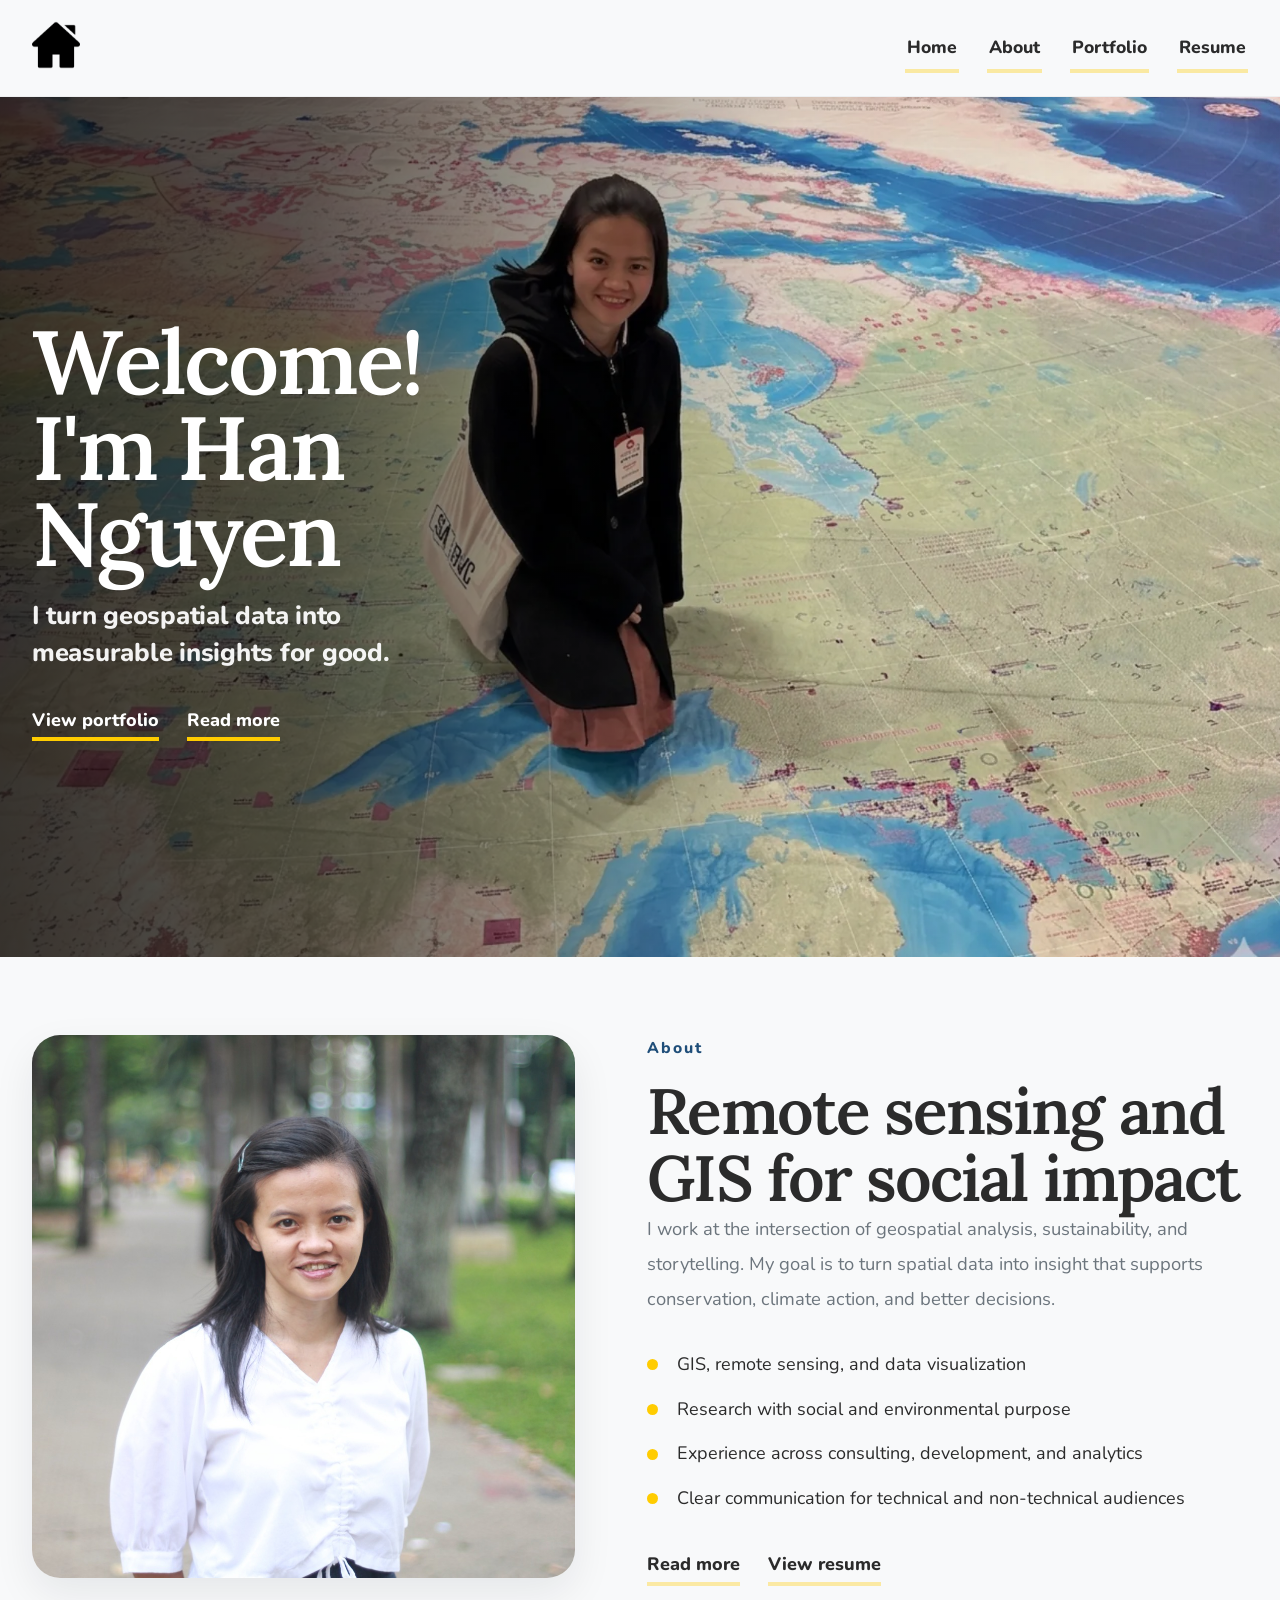
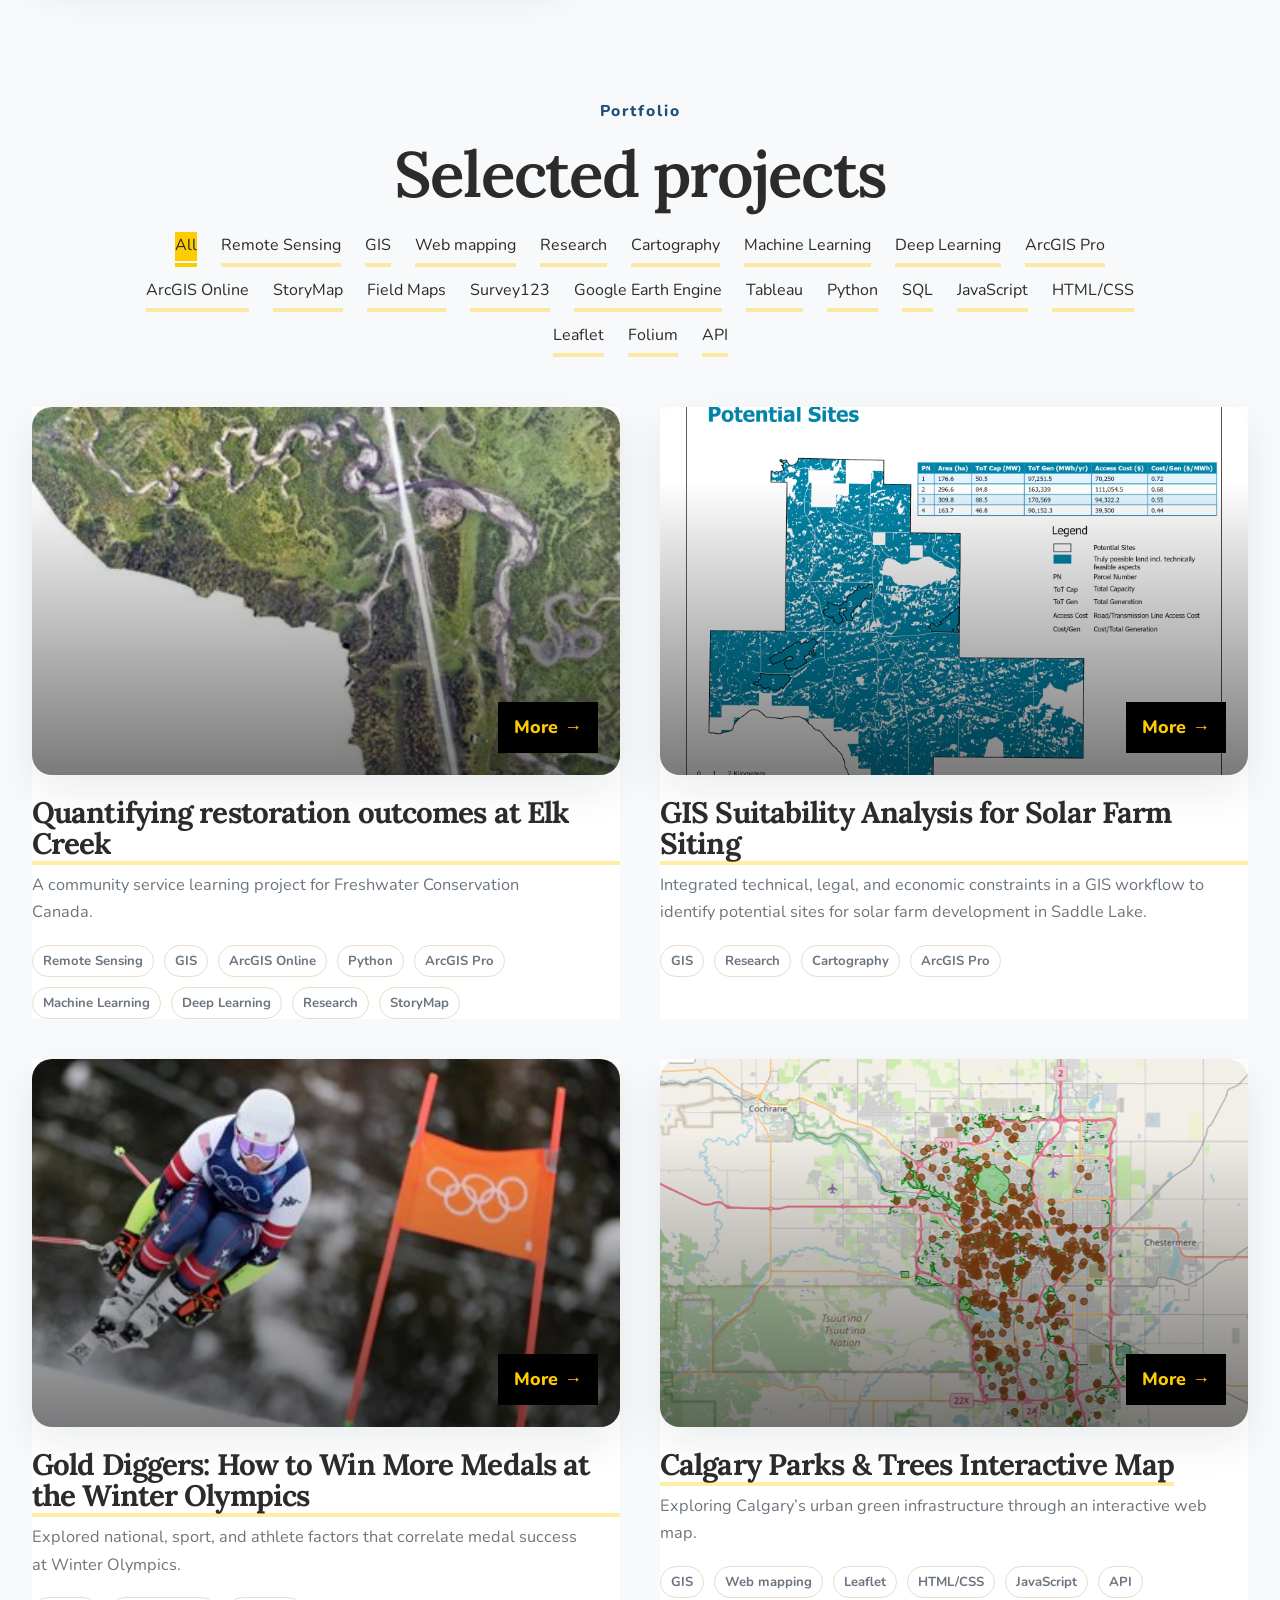
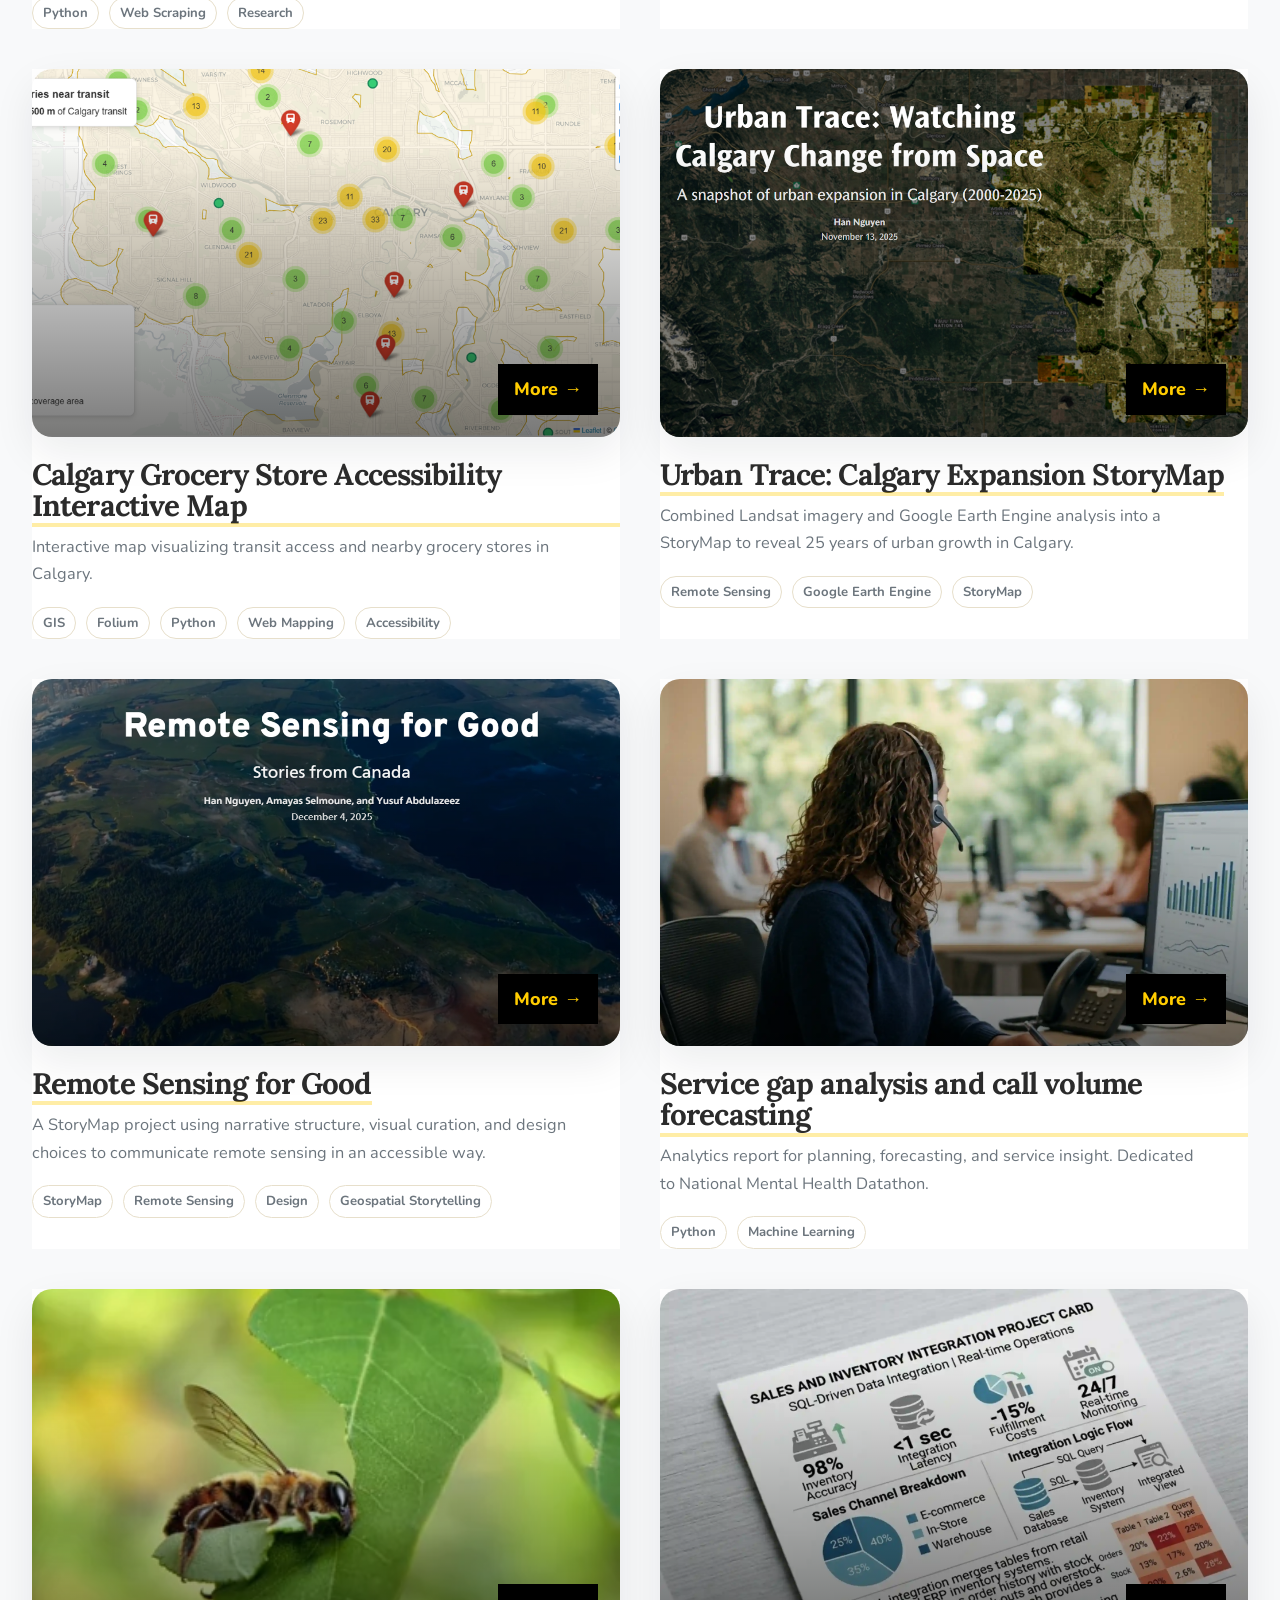
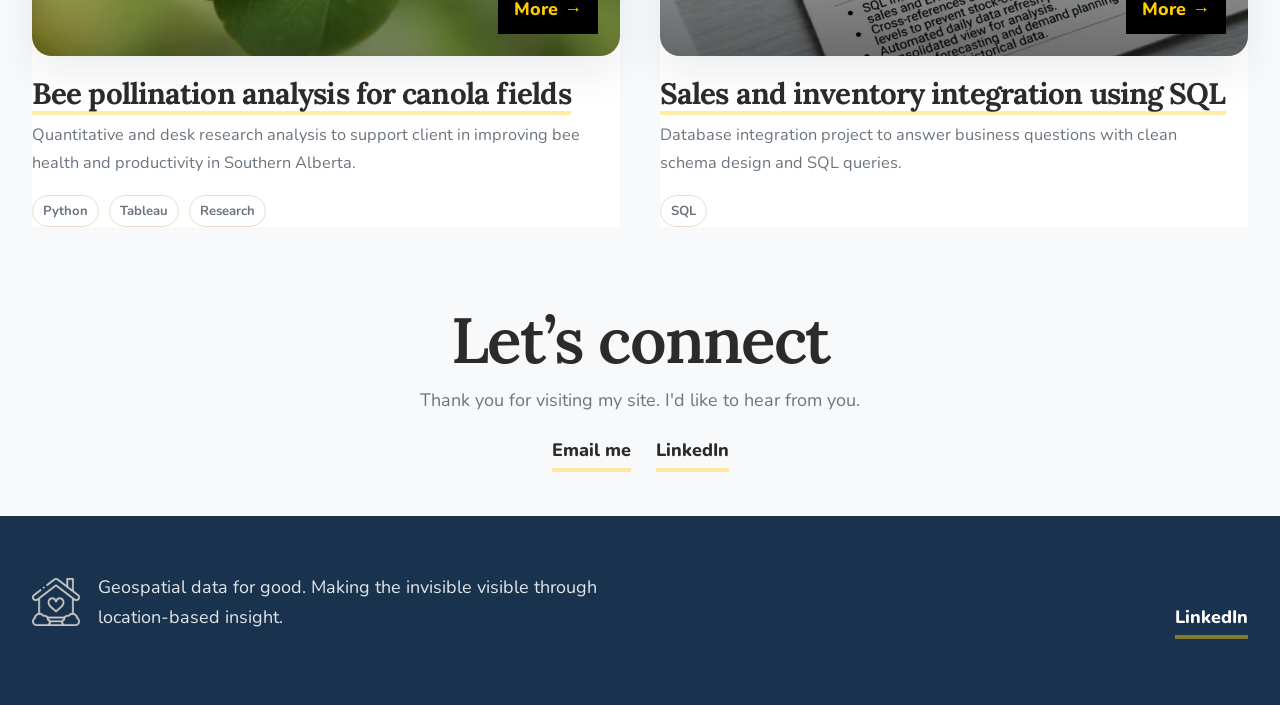
<file: index.html>
<!DOCTYPE html>
<html lang="en">
<head>
  <meta charset="UTF-8" />
  <meta name="viewport" content="width=device-width, initial-scale=1.0" />
  <title>Han Nguyen | Geospatial Data for Good</title>
  <meta name="description" content="Geospatial data portfolio of Han Nguyen" />
  <link rel="preconnect" href="https://fonts.googleapis.com">
  <link rel="preconnect" href="https://fonts.gstatic.com" crossorigin>
  <link href="https://fonts.googleapis.com/css2?family=Lora:wght@500;600;700&family=Nunito:wght@400;500;600;700;800&display=swap" rel="stylesheet">
  <link rel="stylesheet" href="css/normalize.css" />
  <link rel="stylesheet" href="css/style.css" />
</head>
<body>
  <!-- Shared sticky header -->
  <header id="top">
    <div class="wrapper header-inner">
      <h1 class="logo">
        <a href="#banner" aria-label="Go to home section">
          <img src="images/home_flaticon.png" alt="Home" class="home-icon" />
        </a>
      </h1>

      <nav aria-label="Primary navigation">
        <ul id="nav-list"></ul>
      </nav>
    </div>
  </header>

  <!-- Hero: text is injected from data.js -->
  <section id="banner">
    <div class="wrapper banner-content">
      <div class="hero-copy">
        <h2 id="hero-title"></h2>
        <p class="subtitle" id="hero-subtitle"></p>
        <div class="buttons" id="hero-buttons"></div>
      </div>
    </div>
  </section>

  <main>
    <!-- About section -->
    <section class="text-section" id="about">
      <div class="wrapper about-grid">
        <div class="image-panel">
          <img id="about-image" alt="About image" />
        </div>
        <div class="text-panel" id="about-content"></div>
      </div>
    </section>

    <!-- Portfolio section -->
    <section class="portfolio-section" id="portfolio">
      <div class="wrapper portfolio-shell">
        <p class="subtitle" id="portfolio-subtitle"></p>
        <h3 id="portfolio-title"></h3>
        <div class="filter-row" id="portfolio-filters"></div>
        <ul class="portfolio-list" id="portfolio-list"></ul>
      </div>
    </section>
  </main>
<!-- Call to action - Contact info -->
  <section class="cta-section">
  <div class="wrapper">
    <h3>Let’s connect</h3>
    <p>Thank you for visiting my site. I'd like to hear from you.</p>

    <div class="cta-buttons">
      <a href="mailto:maihan26@email.com" class="button-1">Email me</a>
      <a href="https://www.linkedin.com/in/maihannguyen/" target="_blank" class="button-2">LinkedIn</a>
    </div>
  </div>
</section>

  <!-- Shared footer -->
  <footer>
    <div class="wrapper footer-inner">
      <div class="footer-left">
        <a class="footer-home" href="#banner" aria-label="Back to top">
          <img src="images/home_lightgrey.png" alt="Home" class="home-icon footer-icon" />
        </a>
        <p class="footer-note" id="footer-tagline"></p>
      </div>
      <div class="footer-right" id="footer-links"></div>
    </div>
  </footer>

  <script src="js/data.js"></script>
  <script src="js/main.js"></script>
</body>
</html>
</file>
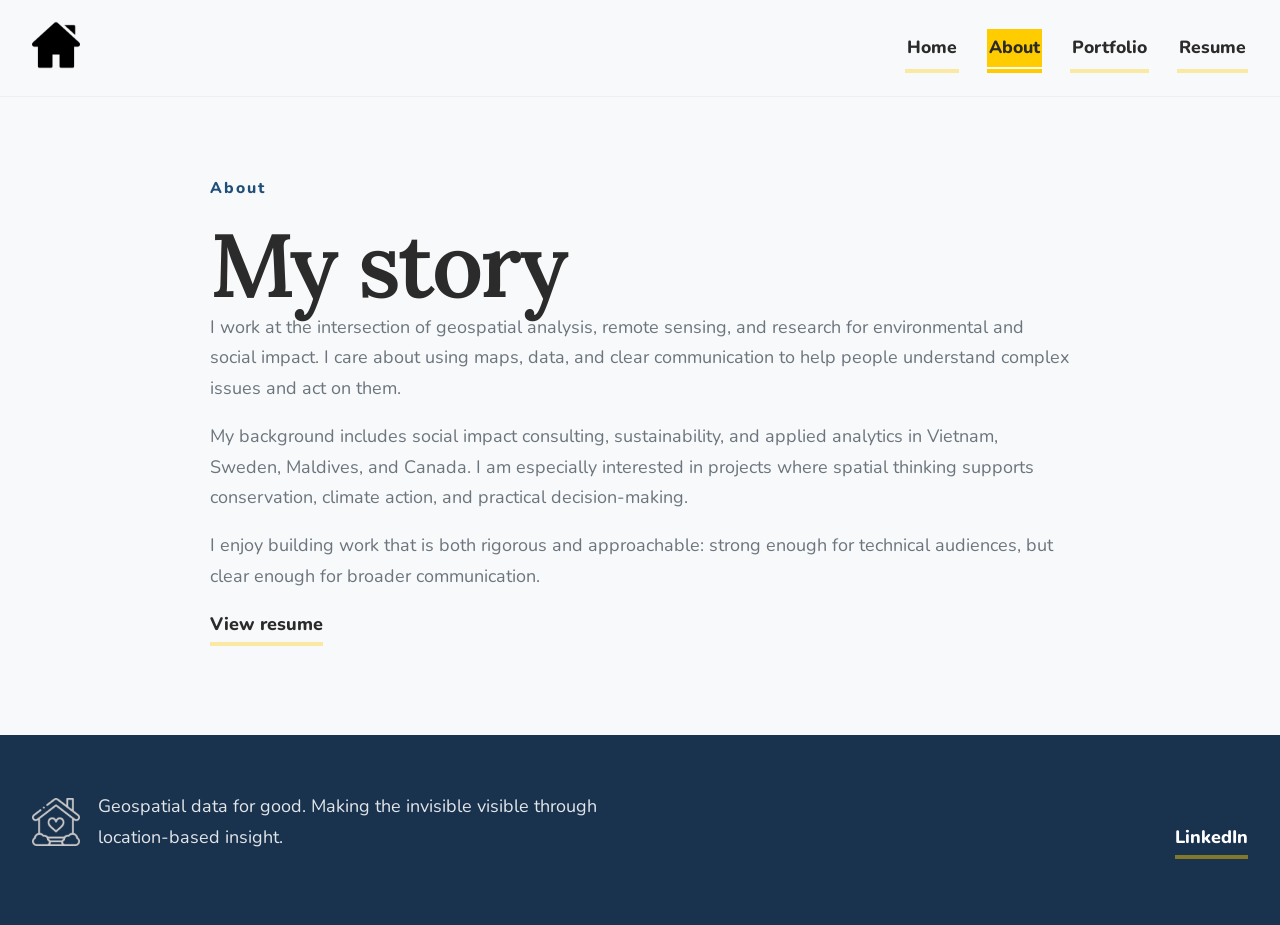
<file: about.html>
<!DOCTYPE html>
<html lang="en">
<head>
  <meta charset="UTF-8" />
  <meta name="viewport" content="width=device-width, initial-scale=1.0" />
  <title>About | Han Nguyen</title>
  <meta name="description" content="About Han Nguyen" />
  <link rel="preconnect" href="https://fonts.googleapis.com">
  <link rel="preconnect" href="https://fonts.gstatic.com" crossorigin>
  <link href="https://fonts.googleapis.com/css2?family=Lora:wght@500;600;700&family=Nunito:wght@400;500;600;700;800&display=swap" rel="stylesheet">
  <link rel="stylesheet" href="css/normalize.css" />
  <link rel="stylesheet" href="css/style.css" />
</head>
<body>
  <header id="top">
    <div class="wrapper header-inner">
      <h1 class="logo">
        <a href="index.html#banner" aria-label="Go to homepage">
          <img src="images/home_flaticon.png" alt="Home" class="home-icon" />
        </a>
      </h1>
      <nav aria-label="Primary navigation">
        <ul>
          <li><a href="index.html#banner">Home</a></li>
          <li><a href="about.html" class="is-active">About</a></li>
          <li><a href="index.html#portfolio">Portfolio</a></li>
          <li><a href="resume.html">Resume</a></li>
        </ul>
      </nav>
    </div>
  </header>

  <main class="page-main">
    <section class="page-section">
      <div class="wrapper narrow prose-block">
        <p class="subtitle">About</p>
        <h2>My story</h2>
        <p>I work at the intersection of geospatial analysis, remote sensing, and research for environmental and social impact. I care about using maps, data, and clear communication to help people understand complex issues and act on them.</p>
        <p>My background includes social impact consulting, sustainability, and applied analytics in Vietnam, Sweden, Maldives, and Canada. I am especially interested in projects where spatial thinking supports conservation, climate action, and practical decision-making.</p>
        <p>I enjoy building work that is both rigorous and approachable: strong enough for technical audiences, but clear enough for broader communication.</p>
        <p><a href="resume.html" class="text-link">View resume</a></p>
      </div>
    </section>
  </main>

  <footer>
    <div class="wrapper footer-inner">
      <div class="footer-left">
        <a class="footer-home" href="index.html#banner" aria-label="Back to homepage">
          <img src="images/home_lightgrey.png" alt="Home" class="home-icon footer-icon" />
        </a>
        <p class="footer-note">Geospatial data for good. Making the invisible visible through location-based insight.</p>
      </div>
      <div class="footer-right">
        <a href="https://www.linkedin.com/in/maihannguyen/" class="footer-link" target="_blank" rel="noopener noreferrer">LinkedIn</a>
      </div>
    </div>
  </footer>
</body>
</html>
</file>
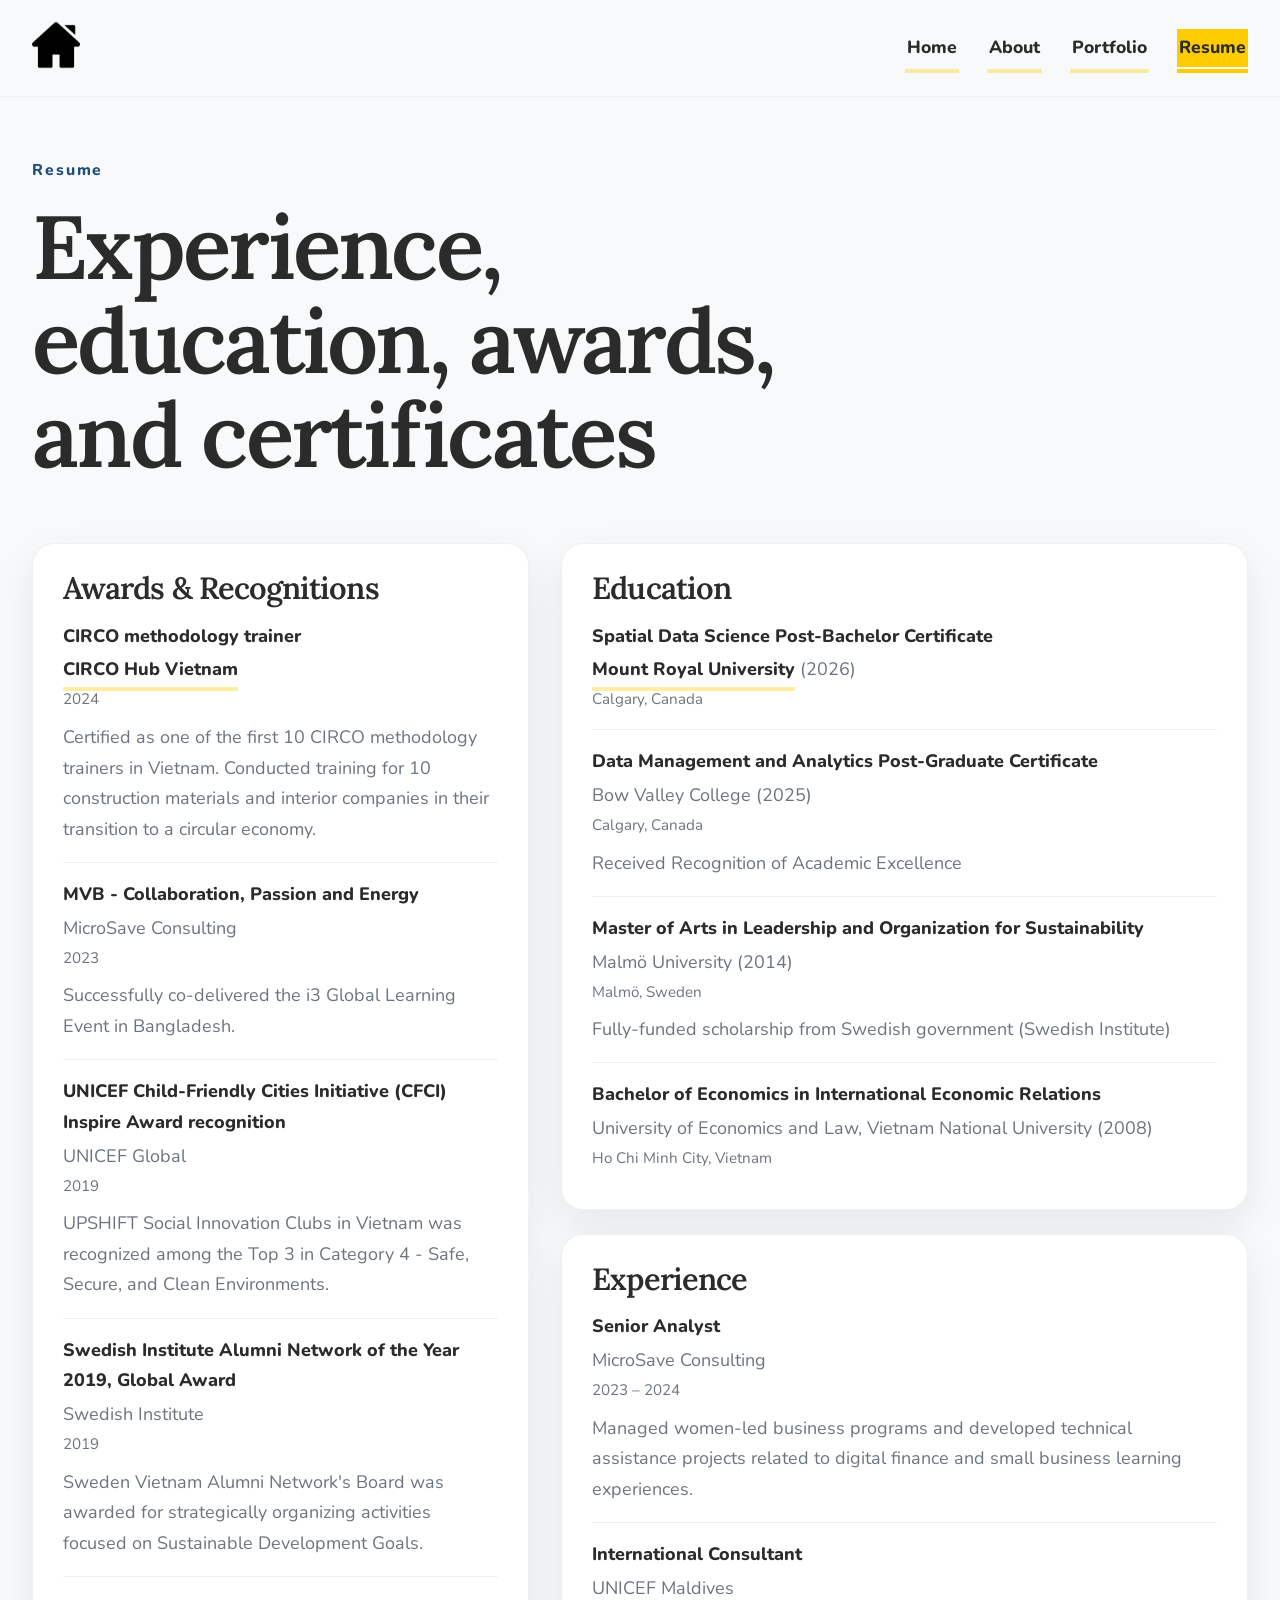
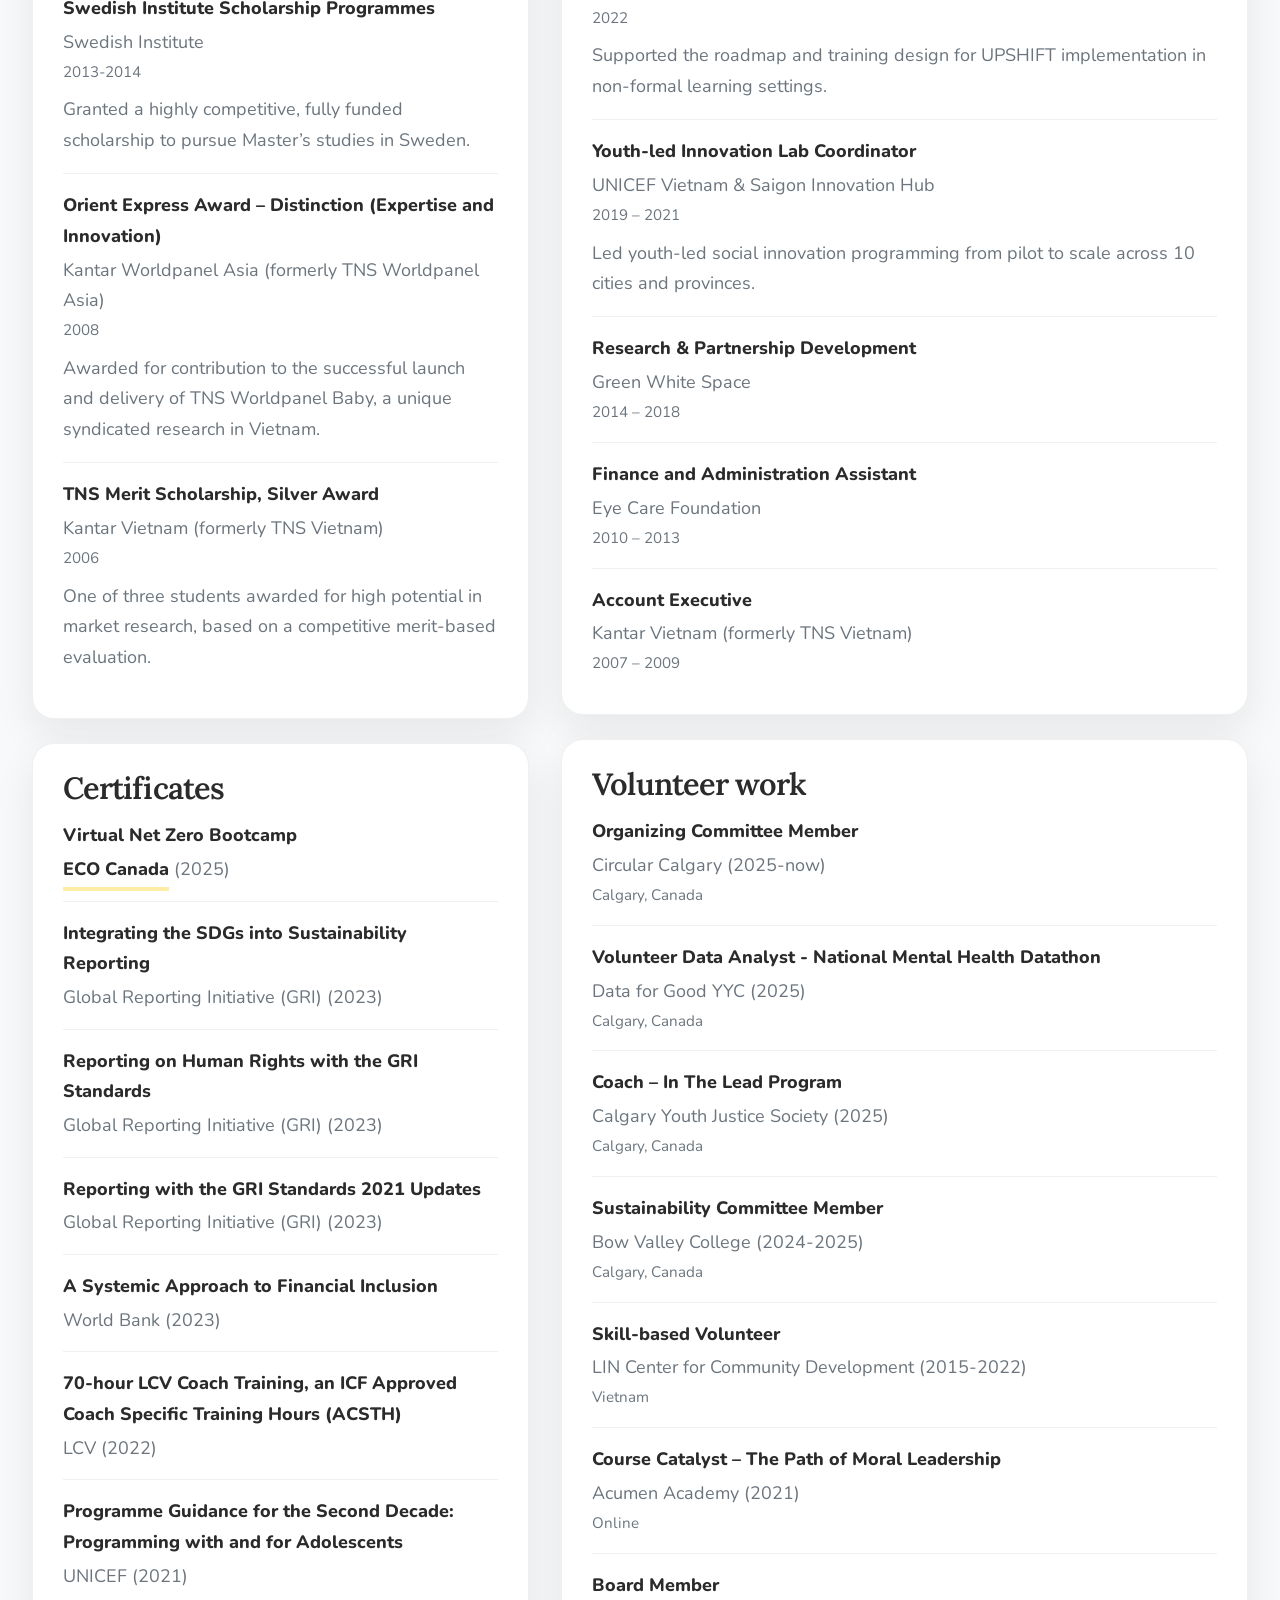
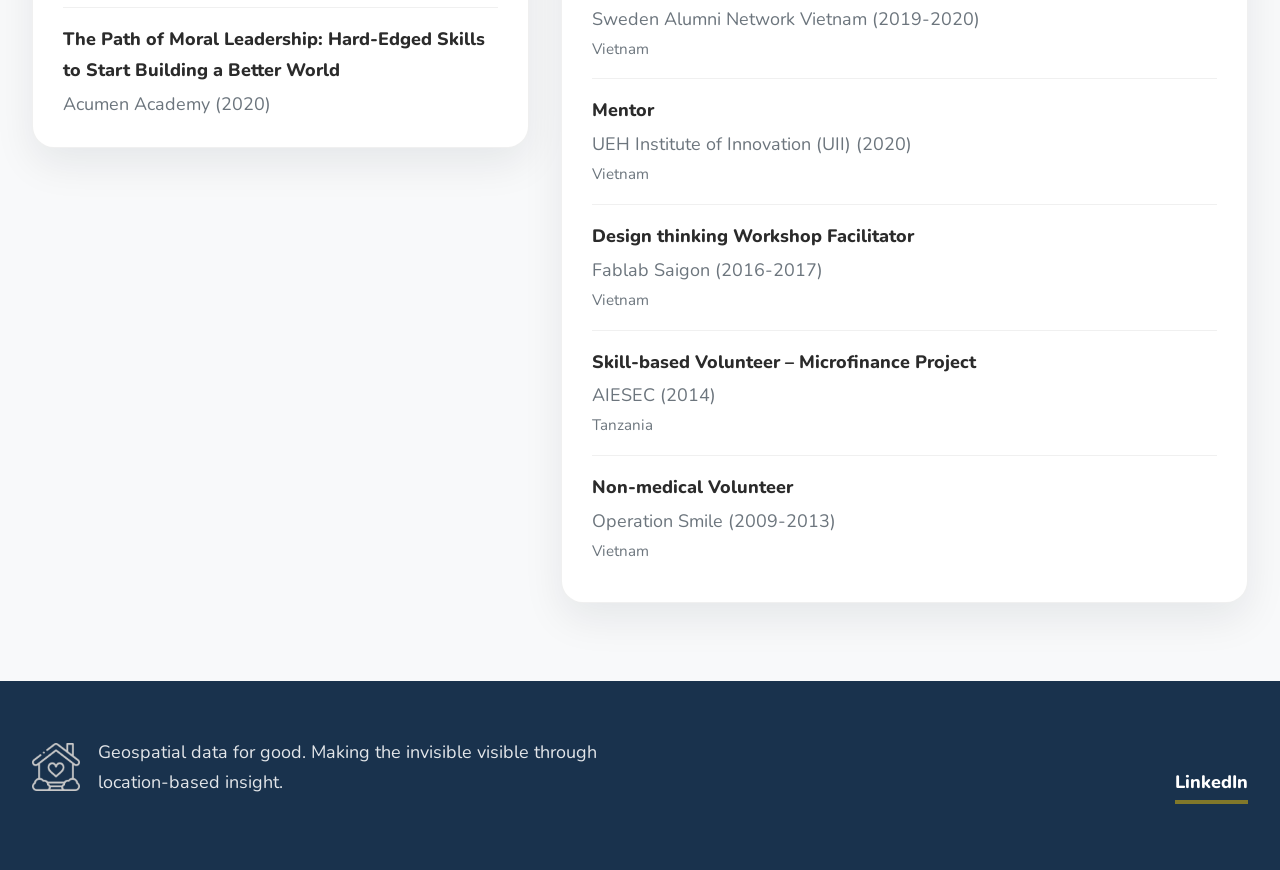
<file: resume.html>
<!DOCTYPE html>
<html lang="en">
<head>
  <meta charset="UTF-8" />
  <meta name="viewport" content="width=device-width, initial-scale=1.0" />
  <title>Geospatial Data for Good | Han Nguyen</title>
  <meta name="description" content="Data Portfolio of Han Nguyen" />
  <link rel="preconnect" href="https://fonts.googleapis.com">
  <link rel="preconnect" href="https://fonts.gstatic.com" crossorigin>
  <link href="https://fonts.googleapis.com/css2?family=Lora:wght@500;600;700&family=Nunito:wght@400;500;600;700;800&display=swap" rel="stylesheet">
  <link rel="stylesheet" href="css/normalize.css" />
  <link rel="stylesheet" href="css/style.css" />
</head>
<body>
  <header id="top">
    <div class="wrapper header-inner">
      <h1 class="logo">
        <a href="index.html#banner" aria-label="Go to homepage">
          <img src="images/home_flaticon.png" alt="Home" class="home-icon" />
        </a>
      </h1>
      <nav aria-label="Primary navigation">
        <ul>
          <li><a href="index.html#banner">Home</a></li>
          <li><a href="about.html">About</a></li>
          <li><a href="index.html#portfolio">Portfolio</a></li>
          <li><a href="resume.html" class="is-active">Resume</a></li>
        </ul>
      </nav>
    </div>
  </header>

  <main class="page-main resume-page">
    <section class="page-section">
      <div class="wrapper resume-shell">
        <div class="resume-header">
          <p class="subtitle" id="resume-subtitle"></p>
          <h2 id="resume-title"></h2>
          <p class="resume-summary" id="resume-summary"></p>
        </div>

        <div class="resume-grid">
          <div class="resume-column" id="resume-left-column"></div>
          <div class="resume-column" id="resume-right-column"></div>
        </div>
      </div>
    </section>
  </main>

  <footer>
    <div class="wrapper footer-inner">
      <div class="footer-left">
        <a class="footer-home" href="index.html#banner" aria-label="Back to homepage">
          <img src="images/home_lightgrey.png" alt="Home" class="home-icon footer-icon" />
        </a>
        <p class="footer-note">Geospatial data for good. Making the invisible visible through location-based insight.</p>
      </div>
      <div class="footer-right">
        <a href="https://www.linkedin.com/in/maihannguyen/" class="footer-link" target="_blank" rel="noopener noreferrer">LinkedIn</a>
      </div>
    </div>
  </footer>

  <script src="js/resume.js"></script>
  <script src="js/resume-page.js"></script>
</body>
</html>
</file>
<file: css/style.css>
/* =========================================================
   COLOR SYSTEM
   ---------------------------------------------------------
   Change these values once and the whole site updates.
   ========================================================= */
:root {
  --primary: #FFCC00;
  --secondary: #1F4E79;
  --navy-footer: #19324d;
  --bg: #f8f9fa;
  --text: #2b2b2b;
  --subtext: #6c757d;
  --line: #e7dfcb;
  --card: #ffffff;
  --white: #ffffff;
  --shadow: 0 16px 40px rgba(19, 27, 35, 0.08);
  --radius: 22px;
}

/* =========================================================
   BASE
   ========================================================= */
* { box-sizing: border-box; }
html { scroll-behavior: smooth; }
body {
  margin: 0;
  font-family: 'Nunito', sans-serif;
  font-size: 18px;
  line-height: 1.7;
  color: var(--text);
  background: var(--bg);
}
img { max-width: 100%; display: block; }
a { color: inherit; text-decoration: none; }
p { margin: 0 0 1.1rem; color: var(--subtext); }

h1, h2, h3, h4, h5, h6 {
  margin: 0;
  color: var(--text);
  font-family: 'Lora', serif;
  font-weight: 600;
  line-height: 1.05;
  letter-spacing: -0.03em;
}
h2 { font-size: clamp(3.4rem, 7vw, 5.8rem); }
h3 { font-size: clamp(2.5rem, 5vw, 4.2rem); }
h4 { font-size: clamp(1.4rem, 2.4vw, 2rem); }
h6 { font-size: 1.45rem; }

.subtitle {
  margin-bottom: 1rem;
  color: var(--secondary);
  font-size: 0.98rem;
  font-weight: 800;
  letter-spacing: 0.12em;
  text-transform: none;
}

.wrapper {
  width: min(1240px, calc(100% - 64px));
  margin: 0 auto;
}
.narrow {
  width: min(860px, calc(100% - 64px));
  margin: 0 auto;
}

/* =========================================================
   REUSABLE HOVER HIGHLIGHT
   ---------------------------------------------------------
   Used for:
   - navigation
   - text links
   - about actions
   - portfolio filter tags
   - project titles
   ========================================================= */
#top nav a,
.text-link,
.button-1,
.button-2,
.filter-chip,
.title-link {
  position: relative;
  display: inline-block;
  color: var(--text);
  font-weight: 800;
  transition: color 0.2s ease, background 0.2s ease;
}

#top nav a::after,
.text-link::after,
.button-1::after,
.button-2::after,
.filter-chip::after,
.title-link::after {
  content: "";
  position: absolute;
  left: 0;
  bottom: -6px;
  width: 100%;
  height: 4px;
  background: rgba(255, 204, 0, 0.35);
  transition: background 0.2s ease;
}

#top nav a:hover,
#top nav a.is-active,
.text-link:hover,
.button-1:hover,
.button-2:hover,
.filter-chip:hover,
.filter-chip.is-active,
.title-link:hover {
  background: var(--primary);
  color: var(--text);
}

#top nav a:hover::after,
#top nav a.is-active::after,
.text-link:hover::after,
.button-1:hover::after,
.button-2:hover::after,
.filter-chip:hover::after,
.filter-chip.is-active::after,
.title-link:hover::after {
  background: var(--primary);
}

/* =========================================================
   HEADER
   ========================================================= */
#top {
  position: sticky;
  top: 0;
  z-index: 30;
  background: rgba(248, 249, 250, 0.94);
  backdrop-filter: blur(10px);
  border-bottom: 1px solid rgba(0,0,0,0.04);
}

.header-inner {
  min-height: 96px;
  display: flex;
  align-items: center;
  justify-content: space-between;
  gap: 24px;
}

.logo { margin: 0; }
.logo a,
.footer-home {
  display: inline-flex;
  align-items: center;
  justify-content: center;
}

.home-icon {
  width: 48px;
  height: 48px;
  object-fit: contain;
}
.footer-icon { width: 48px; height: 48px; }

#top nav ul {
  display: flex;
  gap: 28px;
  align-items: center;
  margin: 0;
  padding: 0;
  list-style: none;
}
#top nav a {
  padding: 4px 2px;
  font-size: 1.1rem;
}

/* =========================================================
   HERO
   ---------------------------------------------------------
   The hero uses the photo as a full-width background, but
   the text sits in a dedicated left column so it does not
   overlap your portrait.
   ========================================================= */
#banner {
  position: relative;
  min-height: 860px;
  display: flex;
  align-items: center;
  overflow: hidden;
  background: #111;
}

/* Background image layer */
#banner::before {
  content: "";
  position: absolute;
  inset: 0;
  z-index: 0;
  background-image: url("../images/header-image.webp");
  background-repeat: no-repeat;
  background-size: cover;
  background-position: 28% center;
  transform: scale(1.04);
  transform-origin: center;
}

/* Dark overlay only where the text needs contrast */
#banner::after {
  content: "";
  position: absolute;
  inset: 0;
  z-index: 1;
  background: linear-gradient(
    90deg,
    rgba(0, 0, 0, 0.78) 0%,
    rgba(0, 0, 0, 0.64) 24%,
    rgba(0, 0, 0, 0.36) 44%,
    rgba(0, 0, 0, 0.12) 62%,
    rgba(0, 0, 0, 0.02) 100%
  );
}

.banner-content {
  position: relative;
  z-index: 2;
  display: grid;
  grid-template-columns: 0.9fr 1.1fr;
  align-items: center;
  min-height: 860px;
}

/* Text block in the left column */
.hero-copy {
  grid-column: 1;
  max-width: 520px;
  padding: 120px 0;
}

#banner h2 {
  max-width: 500px;
  margin-bottom: 20px;
  color: #fff;
  font-size: clamp(4rem, 7vw, 6.2rem);
  line-height: 0.96;
  text-align: left;
  text-transform: none;
}
#banner p.subtitle {
  max-width: 400px;
  margin: 0 0 34px 0;
  color: rgba(255, 255, 255, 0.94);
  font-size: clamp(1.2rem, 2vw, 1.85rem);
  line-height: 1.45;
  text-align: left;
  letter-spacing: -0.01em;
}

/* Buttons align to the left so the hero feels editorial */
.buttons {
  display: flex;
  gap: 28px;
  flex-wrap: wrap;
  justify-content: flex-start;
  margin: 0;
}
#banner .button-1,
#banner .button-2 {
  color: var(--white);
}
#banner .button-1::after,
#banner .button-2::after {
  background: var(--primary);
}
#banner .button-1:hover,
#banner .button-2:hover {
  background: var(--primary);
  color: #000;
}

/* =========================================================
   SECTION SPACING / GENERAL LAYOUT
   Keep padding height tight
   ========================================================= */
.text-section,
.portfolio-section,
.page-section {
  padding: 78px 0;
}

.about-grid {
  display: grid;
  grid-template-columns: 0.95fr 1.05fr;
  gap: 72px;
  align-items: start;
}
.image-panel img {
  border-radius: 28px;
  box-shadow: var(--shadow);
}
.about-copy {
  font-size: 1.15rem;
  line-height: 1.9;
  margin-bottom: 1.5rem;
}
.list-checkmarks {
  list-style: none;
  margin: 2rem 0 0;
  padding: 0;
  display: grid;
  gap: 14px;
}
.list-checkmarks li {
  position: relative;
  padding-left: 30px;
  color: var(--text);
}
.list-checkmarks li::before {
  content: "";
  position: absolute;
  left: 0;
  top: 0.65rem;
  width: 11px;
  height: 11px;
  background: var(--primary);
  border-radius: 50%;
}
.about-actions {
  display: flex;
  gap: 28px;
  flex-wrap: wrap;
  margin-top: 2.25rem;
}
.prose-block p + p {
  margin-top: 1rem;
}

/* =========================================================
   PORTFOLIO
   ========================================================= */
.portfolio-shell > .subtitle,
.portfolio-shell > h3 {
  text-align: center;
}
.portfolio-shell > h3 {
  margin-bottom: 1.5rem;
}
.filter-row {
  display: flex;
  gap: 16px 24px;
  flex-wrap: wrap;
  justify-content: center;
  margin: 0 auto 56px;
  max-width: 1000px;
}
.filter-chip {
  border: 0;
  background: none;
  padding: 0 0 2px;
  font: inherit;
  font-size: 1rem;
  cursor: pointer;
}
.portfolio-list {
  list-style: none;
  margin: 0;
  padding: 0;
  display: grid;
  grid-template-columns: repeat(2, minmax(0, 1fr));
  gap: 40px;
}
.portfolio-card {
  background: var(--card);
}
.portfolio-thumb {
  position: relative;
  display: block;
  overflow: hidden;
  border-radius: 20px;
  box-shadow: var(--shadow);
}
.portfolio-thumb img {
  width: 100%;
  aspect-ratio: 16 / 10;
  object-fit: cover;
  transition: transform 0.35s ease;
}
.portfolio-thumb:hover img {
  transform: scale(1.04);
}
.portfolio-overlay {
  position: absolute;
  inset: 0;
  display: flex;
  align-items: end;
  justify-content: end;
  padding: 22px;
  background: linear-gradient(180deg, rgba(0,0,0,0) 20%, rgba(0,0,0,0.52) 100%);
}
.more-link {
  display: inline-flex;
  align-items: center;
  gap: 6px;
  padding: 10px 16px;
  background: #000;
  color: var(--primary);
  font-weight: 800;
}
.more-link::after { content: '→'; }
.portfolio-card-body {
  padding-top: 22px;
}
.portfolio-card-title {
  margin-bottom: 0.8rem;
  font-size: 1.85rem;
}
.portfolio-card-text {
  max-width: 55ch;
  font-size: 1.02rem;
}
/* Small project tags are intentionally simple and do not use the hover highlight. */
.project-tags {
  display: flex;
  gap: 10px;
  flex-wrap: wrap;
  margin-top: 1rem;
}
.project-tag {
  display: inline-block;
  padding: 4px 10px;
  border: 1px solid var(--line);
  border-radius: 999px;
  color: var(--subtext);
  font-size: 0.82rem;
  font-weight: 700;
  background: #fff;
}

/* =========================================================
   RESUME
   ---------------------------------------------------------
   Two-column layout:
   - left: awards and certificates
   - right: education, experience, volunteer work
   ========================================================= */
.resume-page .page-section {
  padding-top: 60px;
}
.resume-shell {
  display: grid;
  gap: 44px;
}
.resume-header {
  max-width: 760px;
}
.resume-summary {
  max-width: 720px;
  font-size: 1.05rem;
}
.resume-grid {
  display: grid;
  grid-template-columns: 0.84fr 1.16fr;
  gap: 32px;
  align-items: start;
}
.resume-column {
  display: grid;
  gap: 24px;
}
.resume-block {
  background: #fff;
  border: 1px solid rgba(0,0,0,0.06);
  border-radius: var(--radius);
  padding: 28px 30px;
  box-shadow: var(--shadow);
}
.resume-block h4 {
  margin-bottom: 1rem;
}
.resume-item + .resume-item {
  border-top: 1px solid rgba(0,0,0,0.06);
  margin-top: 1rem;
  padding-top: 1rem;
}
.resume-role {
  font-weight: 800;
  color: var(--text);
}
.resume-org,
.resume-meta {
  color: var(--subtext);
}
.resume-org {
  margin-top: 0.2rem;
}
.resume-meta {
  font-size: 0.95rem;
  margin: 0.15rem 0 0.55rem 0;
}

/* =========================================================
   FOOTER
   ========================================================= */
footer {
  padding: 56px 0 72px;
  background: var(--navy-footer);
  color: var(--white);
}
.footer-inner {
  display: flex;
  justify-content: space-between;
  gap: 32px;
  align-items: end;
}
.footer-left {
  display: flex;
  align-items: center;
  gap: 18px;
}
.footer-note {
  max-width: 560px;
  margin: 0;
  color: rgba(255,255,255,0.88);
}
.footer-right {
  display: flex;
  gap: 18px;
}
.footer-link {
  position: relative;
  display: inline-block;
  color: var(--white);
  font-weight: 800;
}
.footer-link::after {
  content: "";
  position: absolute;
  left: 0;
  bottom: -6px;
  width: 100%;
  height: 4px;
  background: rgba(255, 204, 0, 0.45);
}
.footer-link:hover {
  background: var(--primary);
  color: #000;
}
.footer-link:hover::after {
  background: var(--primary);
}

/* =========================================================
   RESPONSIVE
   ========================================================= */
@media only screen and (min-width: 1440px) {
  #banner::before {
    background-position: 24% center;
  }
}

@media (max-width: 1199px) {
  #banner {
    min-height: 760px;
  }
  .banner-content {
    min-height: 760px;
    grid-template-columns: 1fr 1fr;
  }
  #banner::before {
    background-position: 38% center;
  }
  .hero-copy {
    max-width: 470px;
    padding: 96px 0;
  }
  #banner h2 {
    max-width: 460px;
  }
  #banner p.subtitle {
    max-width: 380px;
  }
}

@media (max-width: 980px) {
  .about-grid,
  .portfolio-list,
  .resume-grid {
    grid-template-columns: 1fr;
  }
  .about-grid {
    gap: 40px;
  }
  #banner {
    min-height: 720px;
  }
  .banner-content {
    min-height: 720px;
    grid-template-columns: 1fr;
  }
  #banner::before {
    background-position: 48% center;
  }
  #banner::after {
    background: linear-gradient(
      90deg,
      rgba(0, 0, 0, 0.80) 0%,
      rgba(0, 0, 0, 0.62) 42%,
      rgba(0, 0, 0, 0.22) 100%
    );
  }
  .hero-copy {
    max-width: 440px;
    padding: 84px 0;
  }
  #banner h2 {
    max-width: 430px;
  }
  #banner p.subtitle {
    max-width: 360px;
  }
}

@media (max-width: 760px) {
  body { font-size: 17px; }
  .wrapper,
  .narrow {
    width: min(100% - 32px, 1240px);
  }

  .header-inner {
    min-height: 84px;
    flex-direction: column;
    justify-content: center;
    padding: 14px 0;
  }
  #top nav ul {
    gap: 18px;
    flex-wrap: wrap;
    justify-content: center;
  }

  #banner {
    min-height: 560px;
  }
  .banner-content {
    min-height: 560px;
  }
  #banner::before {
    background-position: 56% center;
    transform: scale(1.08);
  }
  #banner::after {
    background: linear-gradient(
      90deg,
      rgba(0, 0, 0, 0.82) 0%,
      rgba(0, 0, 0, 0.62) 54%,
      rgba(0, 0, 0, 0.24) 100%
    );
  }
  .hero-copy {
    max-width: 300px;
    padding: 64px 0;
  }
  #banner h2 {
    max-width: 300px;
    font-size: 3.2rem;
  }
  #banner p.subtitle {
    max-width: 280px;
    font-size: 1.15rem;
    margin-bottom: 26px;
  }
  .buttons {
    gap: 18px;
  }

  .text-section,
  .portfolio-section,
  .page-section {
    padding: 78px 0;
  }

  .filter-row {
    justify-content: flex-start;
  }

  .footer-inner,
  .footer-left {
    flex-direction: column;
    align-items: flex-start;
  }
}

/* =========================================================
   CALL TO ACTION - CONTACT
   ========================================================= */
.cta-section {
  text-align: center;
  /* keep padding height tight */
  padding: 40px 0; 
  background: #f8f9fa; /* off-white */
}

.cta-section h3 {
  margin-bottom: 10px;
}

.cta-section p {
  color: #6C757D;
  margin-bottom: 10px;
}

.cta-buttons a {
  margin: 10px;
}

/* About → Portfolio (reduce top of portfolio) */
.portfolio-section {
  padding-top: 40px;
}

/* Portfolio → CTA (reduce both) */
.portfolio-section {
  padding-bottom: 40px;
}

.cta-section {
  padding-top: 40px;
}
/* Note item in Edu section */
.edu-note {
  opacity: 0.7;
  font-size: 0.3em;
}
</file>
